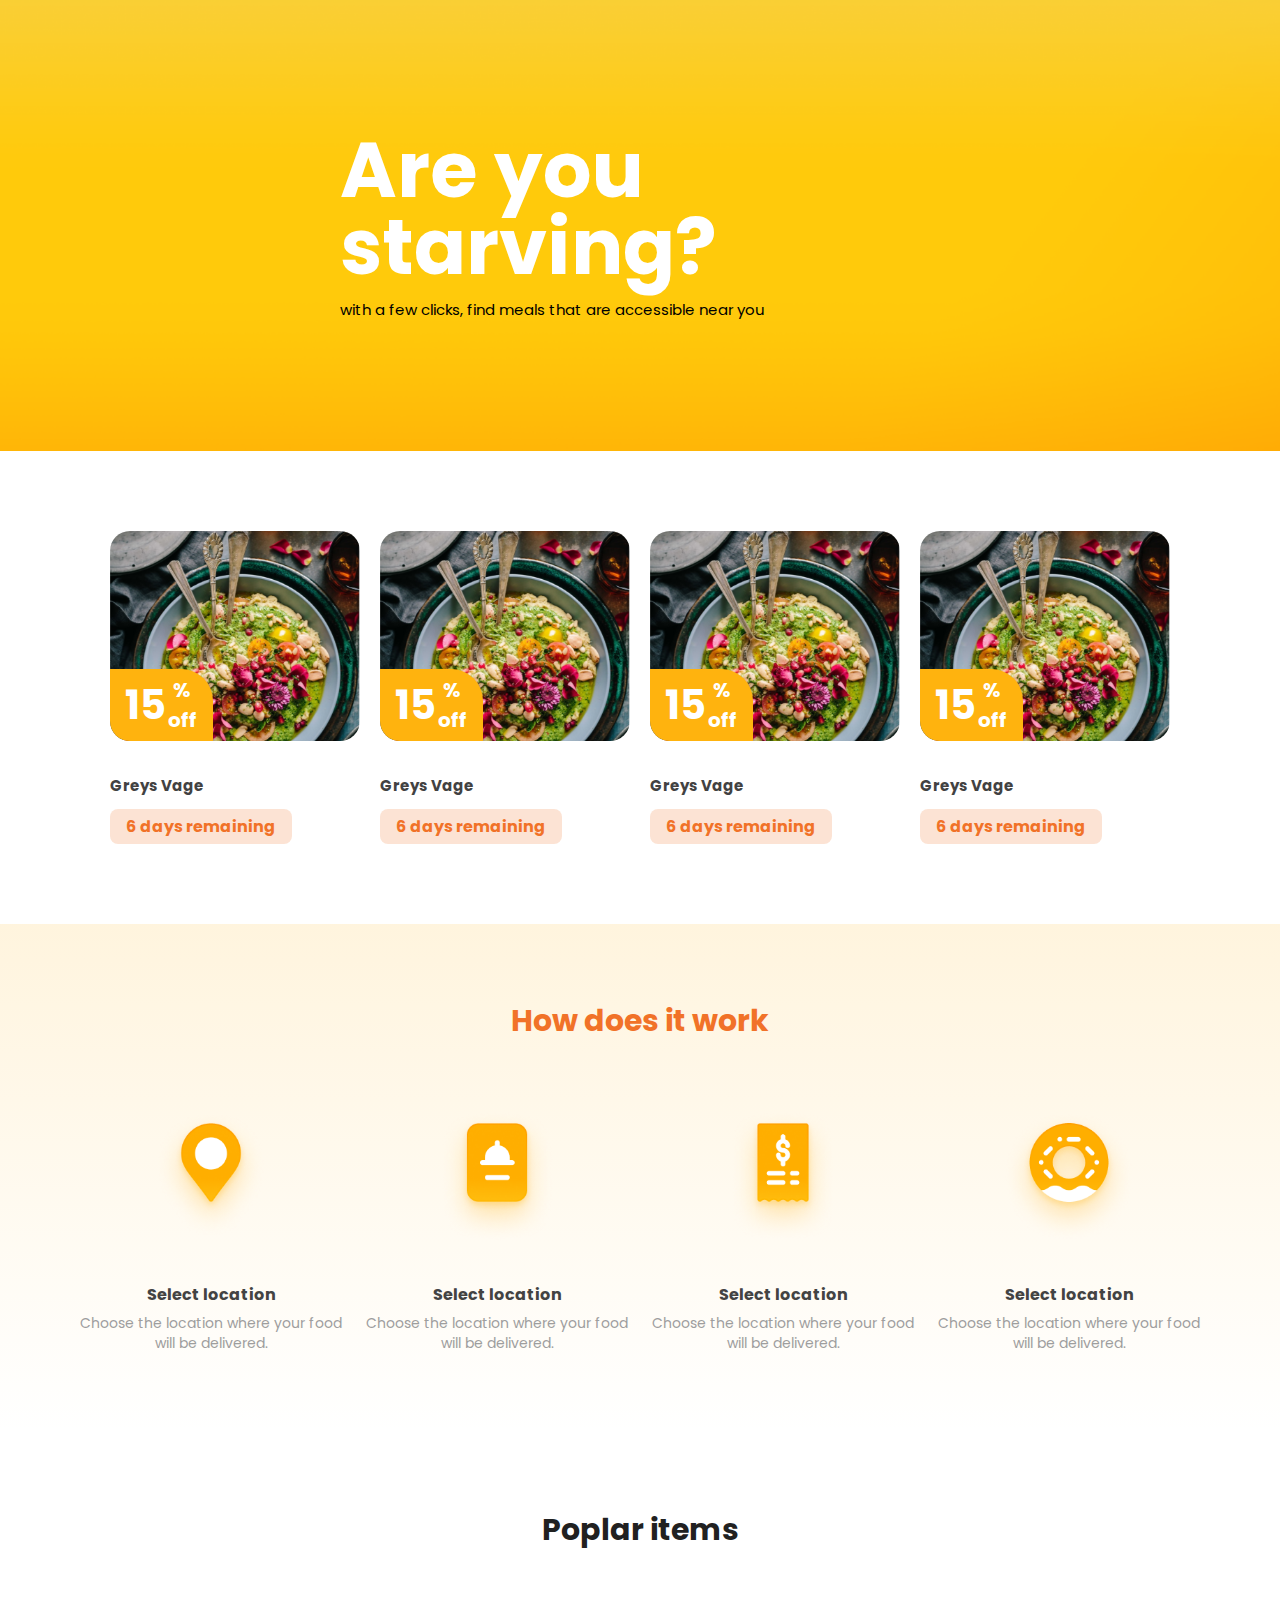
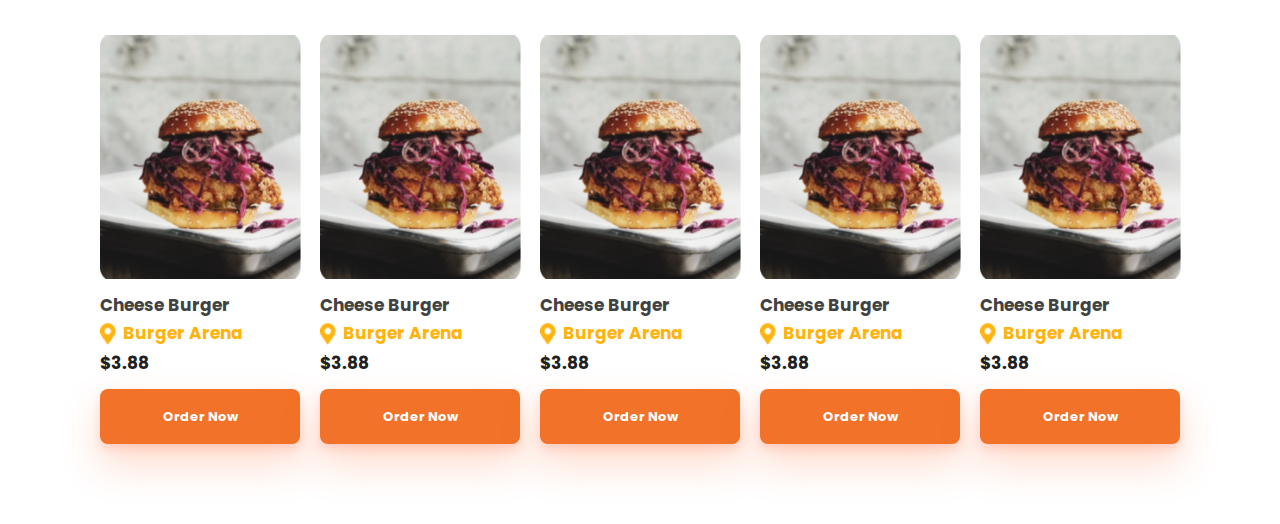
<file: index.html>
<!DOCTYPE html>
<html lang="en">
<head>
    <meta charset="UTF-8">
    <meta http-equiv="X-UA-Compatible" content="IE=edge">
    <meta name="viewport" content="width=device-width, initial-scale=1.0">
    <title>Burger website</title>
</head>
<link rel="stylesheet" href="./style.css">
<body>
    <!-- <nav class="navbar">

        <ul>
            <li class="logo">
                <svg xmlns="http://www.w3.org/2000/svg" width="20" height="30" viewBox="0 0 28 30" fill="none">
                <mask id="mask0_401_1245" style="mask-type:alpha" maskUnits="userSpaceOnUse" x="0" y="0" width="28" height="30">
                  <path d="M8.89428 26.3647C8.89428 28.366 7.27197 29.9883 5.27075 29.9883C3.26953 29.9883 1.64722 28.366 1.64722 26.3647C1.64722 24.3635 3.26953 22.7412 5.27075 22.7412C7.27197 22.7412 8.89428 24.3635 8.89428 26.3647Z" fill="#C4C4C4"/>
                  <path d="M26.3533 26.3647C26.3533 28.366 24.731 29.9883 22.7297 29.9883C20.7285 29.9883 19.1062 28.366 19.1062 26.3647C19.1062 24.3635 20.7285 22.7412 22.7297 22.7412C24.731 22.7412 26.3533 24.3635 26.3533 26.3647Z" fill="#C4C4C4"/>
                  <path fill-rule="evenodd" clip-rule="evenodd" d="M25.1913 23.7058C25.4382 23.9345 25.4094 24.3209 25.1508 24.5363C23.7802 25.6779 22.0174 26.3647 20.0941 26.3647H19.7649C19.401 26.3647 19.0998 26.0671 19.1652 25.7091C19.4737 24.0209 20.9522 22.7412 22.7296 22.7412C23.68 22.7412 24.545 23.1071 25.1913 23.7058ZM27.0987 22.1282C26.8986 22.5093 26.3844 22.543 26.0504 22.2717C25.144 21.5354 23.9883 21.0942 22.7296 21.0942C20.0414 21.0942 17.8233 23.1066 17.4996 25.7072C17.4547 26.0682 17.164 26.3647 16.8002 26.3647H11.2C10.8361 26.3647 10.5455 26.0682 10.5006 25.7072C10.1769 23.1066 7.95876 21.0942 5.27059 21.0942C4.0118 21.0942 2.85608 21.5354 1.94969 22.2718C1.61563 22.5431 1.10145 22.5094 0.901402 22.1283C0.325709 21.0317 0 19.7833 0 18.4588V16.8116C0 16.4478 0.294965 16.1528 0.658823 16.1528H27.3412C27.705 16.1528 28 16.4478 28 16.8116V18.4588C28 19.7832 27.6743 21.0316 27.0987 22.1282ZM28 13.8469C28 14.2108 27.705 14.5057 27.3412 14.5057H0.658824C0.294965 14.5057 0 14.2108 0 13.8469V9.89402C0 9.53016 0.294965 9.2352 0.658823 9.2352H27.3412C27.705 9.2352 28 9.53016 28 9.89402V13.8469ZM7.90588 0.0117188C3.883 0.0117188 0.561907 3.0164 0.0643695 6.904C0.0168356 7.27541 0.318678 7.58814 0.693122 7.58814H27.3069C27.6813 7.58814 27.9832 7.27541 27.9356 6.904C27.4381 3.0164 24.117 0.0117188 20.0941 0.0117188H7.90588ZM5.27059 22.7412C7.04795 22.7412 8.52644 24.0209 8.83496 25.7091C8.90037 26.0671 8.59914 26.3647 8.23528 26.3647H7.90588C5.98268 26.3647 4.21987 25.6779 2.84928 24.5364C2.59074 24.321 2.56193 23.9345 2.80878 23.7059C3.45509 23.1072 4.3201 22.7412 5.27059 22.7412Z" fill="#C4C4C4"/>
                </mask>
                <g mask="url(#mask0_401_1245)">
                  <rect x="-1.64722" y="-2.29419" width="33.6" height="10.8706" fill="url(#paint0_linear_401_1245)"/>
                  <rect x="-1.64722" y="15.4941" width="33.6" height="16.4706" fill="#FFA833"/>
                  <rect x="-1.64722" y="8.57642" width="33.6" height="7.24706" rx="3.62353" fill="#F17228"/>
                  <rect x="-23.0586" y="22.7412" width="31.9529" height="7.24706" fill="#F58D00"/>
                  <rect x="19.1062" y="22.7412" width="31.9529" height="7.24706" fill="#F58D00"/>
                  <ellipse cx="8.11249" cy="2.82316" rx="1" ry="0.5" transform="rotate(-20.8548 8.11249 2.82316)" fill="white"/>
                  <ellipse cx="14" cy="2.5" rx="1" ry="0.5" fill="white"/>
                  <ellipse cx="19.1176" cy="2.91225" rx="1" ry="0.5" transform="rotate(28.1155 19.1176 2.91225)" fill="white"/>
                </g>
                <defs>
                  <linearGradient id="paint0_linear_401_1245" x1="14.9999" y1="-0.500244" x2="14.9999" y2="16.9998" gradientUnits="userSpaceOnUse">
                    <stop stop-color="#FFD16D"/>
                    <stop offset="1" stop-color="#FF7A00"/>
                  </linearGradient>
                </defs>
                </svg>

                <div>
                    <span class="logo-text">food</span>
                    <span class="logo-text2">wagon</span>
                </div>
            </li>

            <li>
                <div class="locations">
                    <span class="location-text">Deliver to:</span>
                    <img src="./assets/map-marker-alt.png" alt="location">
                    <span class="location-text2">Current location </span>
                    <span class="location-text3">Babcock university</span>
                </div>
            </li>

            <li class="search-login">
        
                <div style="display: flex; align-items: center;justify-content: right; gap: 4px;">
                    <img src="./assets/Search.png" alt="search"class=search-logo>
                    <input class="search" type="text" name="search" id="search" placeholder="Search Food" style="width: 50%;">
                </div>

                <div class="login">
                    <img src="./assets//user.png" alt="user" class="user">
                    
                    <span class="login-text">Login</span>
                </div>
            
            </li>

        </ul>
    </nav> -->
<div class="middle">
    <div class="access">
        <div>
            <h2 class="access-heading">
                Are you starving?
            </h2>
            <h3 class="access-body">with a few clicks, find meals that are accessible near you</h3>
      </div>
      
       
      <!-- <div class="input-bar">

        <div class="content">
            <div class="inputs">
                <img src="./assets/bike.png" alt="bike" style="width: 20px; height: 13px;">
                <span class="content-data">Delivery</span>
            </div>

            <div class="inputs">
                <img src="./assets/pickup.png" alt="bike">
                <span class="content-data2">Pickup</span>
            </div>

        </div>

        <div class="content2">
            <div class="content2-input-location">
                <img src="./assets/location.png" alt="location">
                <input type="text" name="address" id="address" class="content2-input" placeholder="Enter your address">
            </div>
           
           <div class="content2-search">
             <span class="content2-text2"> <img src="./assets/white-search.png" alt="search" style="width: 13px; height: 13px;"> <span>Find Food</span></span>
           </div>

        </div>
     </div> -->

    </div>
    
    
    
</div>

<div class="carousel">
    <div class="carousel-content">
        <div class="items">
            <div class="food-image">
                <img src="./assets/food.png" alt="food" style="width: inherit; border-radius: 20px;">
                <div class="words">
                   <span class="numbers">15</span>
                   <div class="num-content">
                    <span style="text-align: center; width: 30px;">%</span>
                    <span style="text-align: center; width: 30px;">off</span>
                   </div>
                </div>

            </div>
            <div class="items-words">
                <span class="items-letter">Greys Vage</span>
                <span class="items-time">6 days remaining</span>
            </div>  
        </div>

<!-- second -->

        <div class="items">
            <div class="food-image">
                <img src="./assets/food.png" alt="food" style="width: inherit; border-radius: 20px;">
                <div class="words">
                   <span class="numbers">15</span>
                   <div class="num-content">
                    <span style="text-align: center; width: 30px;">%</span>
                    <span>off</span>
                   </div>
                </div>

            </div>
            <div class="items-words">
                <span class="items-letter">Greys Vage</span>
                <span class="items-time">6 days remaining</span>
            </div>  
        </div>

        <!-- third -->
        <div class="items">
            <div class="food-image">
                <img src="./assets/food.png" alt="food" style="width: inherit; border-radius: 20px;">
                <div class="words">
                   <span class="numbers">15</span>
                   <div class="num-content">
                    <span style="text-align: center; width: 30px;">%</span>
                    <span>off</span>
                   </div>
                </div>

            </div>
            <div class="items-words">
                <span class="items-letter">Greys Vage</span>
                <span class="items-time">6 days remaining</span>
            </div>  
        </div>

        <!-- third -->
        <div class="items">
            <div class="food-image">
                <img src="./assets/food.png" alt="food" style="width: inherit; border-radius: 20px;">
                <div class="words">
                   <span class="numbers">15</span>
                   <div class="num-content">
                    <span style="text-align: center; width: 30px;">%</span>
                    <span>off</span>
                   </div>
                </div>

            </div>
            <div class="items-words">
                <span class="items-letter">Greys Vage</span>
                <span class="items-time">6 days remaining</span>
            </div>  
        </div>

        
    </div>
</div>
<div class="info">
    <span class="info-info">How does it work</span>
    <div class="info-content">
        <div class="info-main">
            <div class="info-main-content">
                <div class="location-image">
                    <img src="./assets/Iconlocation.png" alt="" class="img-info">
                </div>
                <div class="info-main-d">
                    <span class="info-main-content-data">Select location</span>
                    <span class="info-main-content-data2">
                        Choose the location where your food will be delivered.
                    </span>
                </div>
               
            </div>

            <!-- second -->
            <div class="info-main-content">
                <div class="location-image">
                    <img src="./assets/menu 2.png" alt="" class="img-info">
                </div>
                <div class="info-main-d">
                    <span class="info-main-content-data">Select location</span>
                    <span class="info-main-content-data2">
                        Choose the location where your food will be delivered.
                    </span>
                </div>
               
            </div>

            <!-- second -->
            <div class="info-main-content">
                <div class="location-image">
                    <img src="./assets/Invoice.png" alt="" class="img-info">
                </div>
                <div class="info-main-d">
                    <span class="info-main-content-data">Select location</span>
                    <span class="info-main-content-data2">
                        Choose the location where your food will be delivered.
                    </span>
                </div>
               
            </div>

            <!-- second -->
            <div class="info-main-content">
                <div class="location-image">
                    <img src="./assets/donut 1.png" alt="" class="img-info">
                </div>
                <div class="info-main-d">
                    <span class="info-main-content-data">Select location</span>
                    <span class="info-main-content-data2">
                        Choose the location where your food will be delivered.
                    </span>
                </div>
               
            </div>


        </div>
    </div>
</div>

<div class="carousel2">

    <div class="carousel2-data">
        
        <span class="carousel2-heading">Poplar items</span>

        <div class="carousel2-menue">

            <div class="carousel2-menue-data">
                <img src="./assets/burgercar.png" alt="burger" style="width: 200.793px;">

                <div class="carousel2-menue-data-content">
                    <span class="data-c2">Cheese Burger</span>
                    <span class="data-c22"><img src="./assets/small location.png" alt="" style="width: 16px;"> Burger Arena</span>
                    <span class="data-c23"> $3.88</span>
                </div>
                <div class="carousel2-button">
                    Order Now
                </div>
                
            </div>

            <!-- second -->

            <div class="carousel2-menue-data">
                <img src="./assets/burgercar.png" alt="burger" style="width: 200.793px;">

                <div class="carousel2-menue-data-content">
                    <span class="data-c2">Cheese Burger</span>
                    <span class="data-c22"><img src="./assets/small location.png" alt="" style="width: 16px;"> Burger Arena</span>
                    <span class="data-c23"> $3.88</span>
                </div>
                <div class="carousel2-button">
                    Order Now
                </div>
                
            </div>

            <!-- third -->
            <div class="carousel2-menue-data">
                <img src="./assets/burgercar.png" alt="burger" style="width: 200.793px;">

                <div class="carousel2-menue-data-content">
                    <span class="data-c2">Cheese Burger</span>
                    <span class="data-c22"><img src="./assets/small location.png" alt="" style="width: 16px;"> Burger Arena</span>
                    <span class="data-c23"> $3.88</span>
                </div>
                <div class="carousel2-button">
                    Order Now
                </div>
                
            </div>

            <!-- fourth -->
            <div class="carousel2-menue-data">
                <img src="./assets/burgercar.png" alt="burger" style="width: 200.793px;">

                <div class="carousel2-menue-data-content">
                    <span class="data-c2">Cheese Burger</span>
                    <span class="data-c22"><img src="./assets/small location.png" alt="" style="width: 16px;"> Burger Arena</span>
                    <span class="data-c23"> $3.88</span>
                </div>
                <div class="carousel2-button">
                    Order Now
                </div>
                
            </div>

            <!-- fifth -->
            <div class="carousel2-menue-data">
                <img src="./assets/burgercar.png" alt="burger" style="width: 200.793px;">

                <div class="carousel2-menue-data-content">
                    <span class="data-c2">Cheese Burger</span>
                    <span class="data-c22"><img src="./assets/small location.png" alt="" style="width: 16px;"> Burger Arena</span>
                    <span class="data-c23"> $3.88</span>
                </div>
                <div class="carousel2-button">
                    Order Now
                </div>
                
            </div>

        </div>
        
    </div>
    

</div>
</body>
</html>
</file>
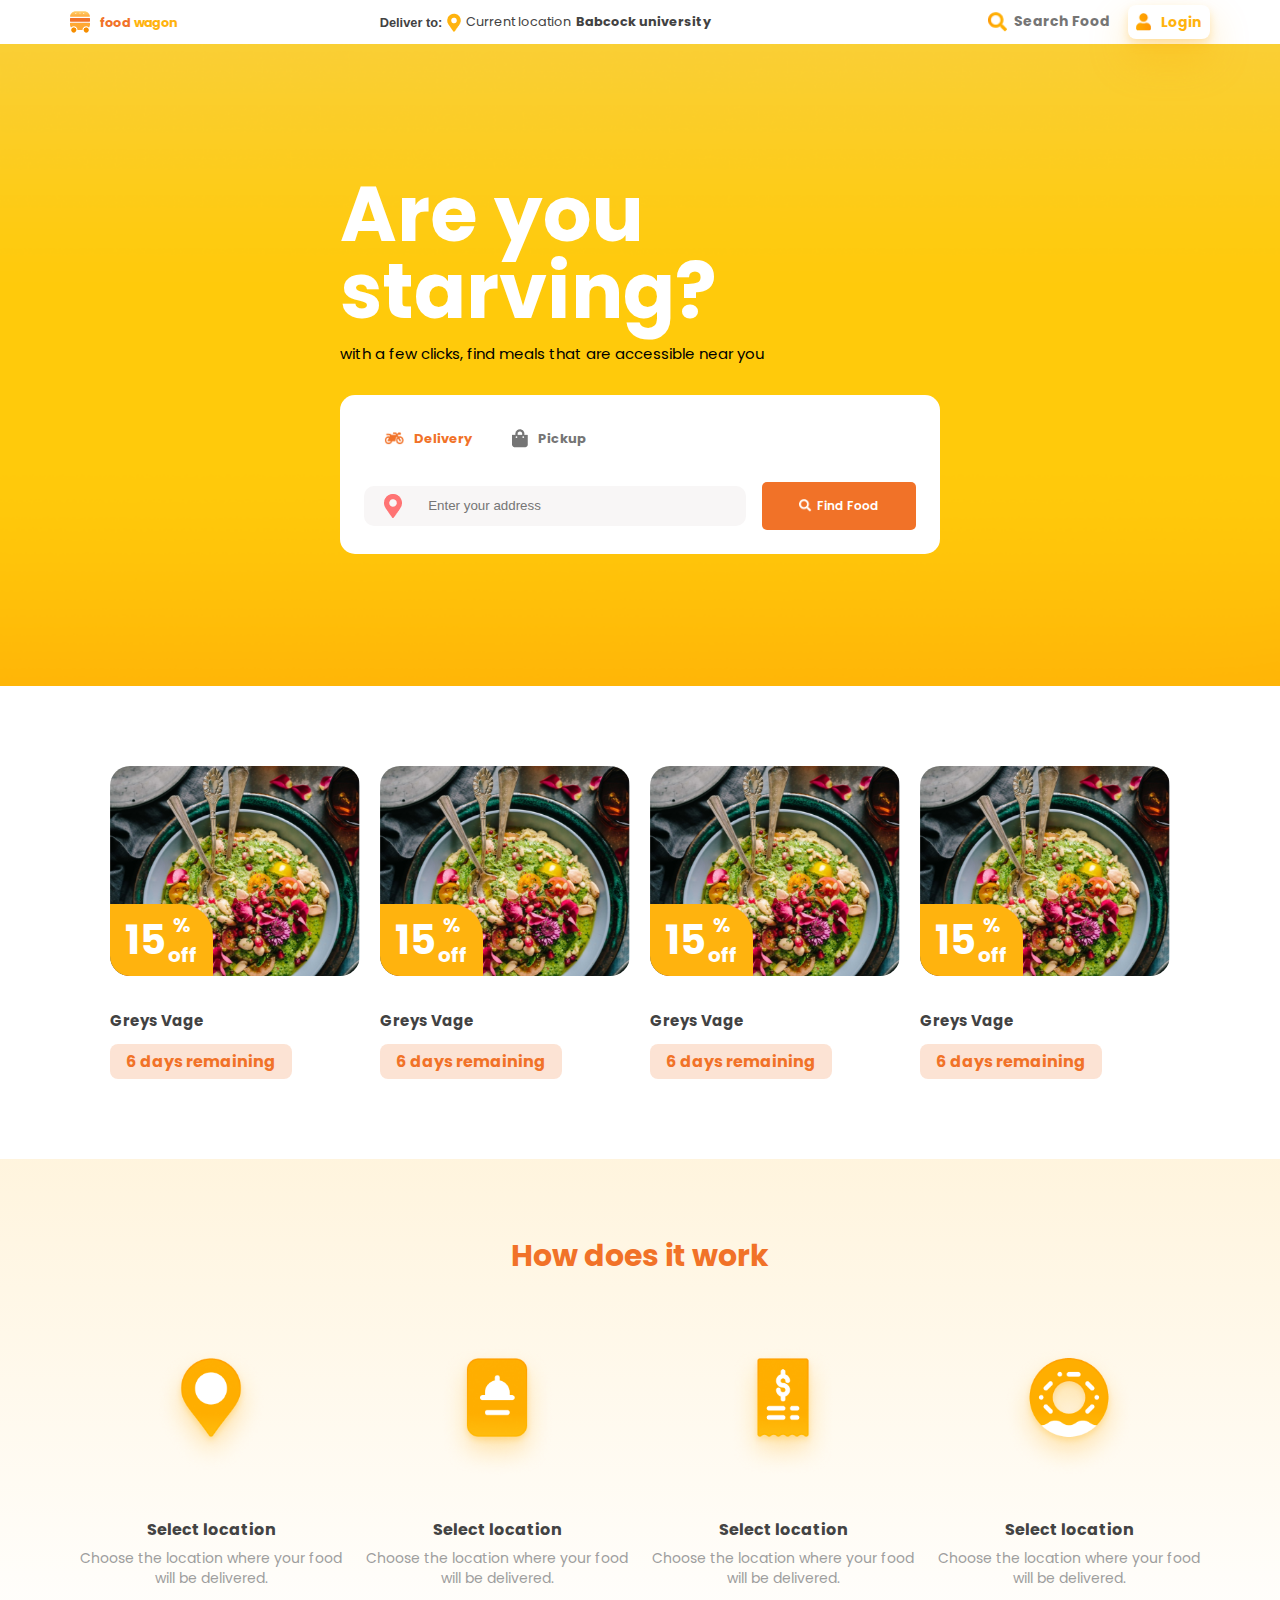
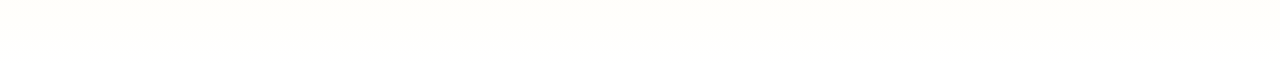
<file: foodwagon.html>
<!DOCTYPE html>
<html lang="en">
<head>
    <meta charset="UTF-8">
    <meta http-equiv="X-UA-Compatible" content="IE=edge">
    <meta name="viewport" content="width=device-width, initial-scale=1.0">
    <title>Burger website</title>
</head>
<link rel="stylesheet" href="./style.css">
<body>
    <nav class="navbar">

        <ul>
            <li class="logo">
                <svg xmlns="http://www.w3.org/2000/svg" width="20" height="30" viewBox="0 0 28 30" fill="none">
                <mask id="mask0_401_1245" style="mask-type:alpha" maskUnits="userSpaceOnUse" x="0" y="0" width="28" height="30">
                  <path d="M8.89428 26.3647C8.89428 28.366 7.27197 29.9883 5.27075 29.9883C3.26953 29.9883 1.64722 28.366 1.64722 26.3647C1.64722 24.3635 3.26953 22.7412 5.27075 22.7412C7.27197 22.7412 8.89428 24.3635 8.89428 26.3647Z" fill="#C4C4C4"/>
                  <path d="M26.3533 26.3647C26.3533 28.366 24.731 29.9883 22.7297 29.9883C20.7285 29.9883 19.1062 28.366 19.1062 26.3647C19.1062 24.3635 20.7285 22.7412 22.7297 22.7412C24.731 22.7412 26.3533 24.3635 26.3533 26.3647Z" fill="#C4C4C4"/>
                  <path fill-rule="evenodd" clip-rule="evenodd" d="M25.1913 23.7058C25.4382 23.9345 25.4094 24.3209 25.1508 24.5363C23.7802 25.6779 22.0174 26.3647 20.0941 26.3647H19.7649C19.401 26.3647 19.0998 26.0671 19.1652 25.7091C19.4737 24.0209 20.9522 22.7412 22.7296 22.7412C23.68 22.7412 24.545 23.1071 25.1913 23.7058ZM27.0987 22.1282C26.8986 22.5093 26.3844 22.543 26.0504 22.2717C25.144 21.5354 23.9883 21.0942 22.7296 21.0942C20.0414 21.0942 17.8233 23.1066 17.4996 25.7072C17.4547 26.0682 17.164 26.3647 16.8002 26.3647H11.2C10.8361 26.3647 10.5455 26.0682 10.5006 25.7072C10.1769 23.1066 7.95876 21.0942 5.27059 21.0942C4.0118 21.0942 2.85608 21.5354 1.94969 22.2718C1.61563 22.5431 1.10145 22.5094 0.901402 22.1283C0.325709 21.0317 0 19.7833 0 18.4588V16.8116C0 16.4478 0.294965 16.1528 0.658823 16.1528H27.3412C27.705 16.1528 28 16.4478 28 16.8116V18.4588C28 19.7832 27.6743 21.0316 27.0987 22.1282ZM28 13.8469C28 14.2108 27.705 14.5057 27.3412 14.5057H0.658824C0.294965 14.5057 0 14.2108 0 13.8469V9.89402C0 9.53016 0.294965 9.2352 0.658823 9.2352H27.3412C27.705 9.2352 28 9.53016 28 9.89402V13.8469ZM7.90588 0.0117188C3.883 0.0117188 0.561907 3.0164 0.0643695 6.904C0.0168356 7.27541 0.318678 7.58814 0.693122 7.58814H27.3069C27.6813 7.58814 27.9832 7.27541 27.9356 6.904C27.4381 3.0164 24.117 0.0117188 20.0941 0.0117188H7.90588ZM5.27059 22.7412C7.04795 22.7412 8.52644 24.0209 8.83496 25.7091C8.90037 26.0671 8.59914 26.3647 8.23528 26.3647H7.90588C5.98268 26.3647 4.21987 25.6779 2.84928 24.5364C2.59074 24.321 2.56193 23.9345 2.80878 23.7059C3.45509 23.1072 4.3201 22.7412 5.27059 22.7412Z" fill="#C4C4C4"/>
                </mask>
                <g mask="url(#mask0_401_1245)">
                  <rect x="-1.64722" y="-2.29419" width="33.6" height="10.8706" fill="url(#paint0_linear_401_1245)"/>
                  <rect x="-1.64722" y="15.4941" width="33.6" height="16.4706" fill="#FFA833"/>
                  <rect x="-1.64722" y="8.57642" width="33.6" height="7.24706" rx="3.62353" fill="#F17228"/>
                  <rect x="-23.0586" y="22.7412" width="31.9529" height="7.24706" fill="#F58D00"/>
                  <rect x="19.1062" y="22.7412" width="31.9529" height="7.24706" fill="#F58D00"/>
                  <ellipse cx="8.11249" cy="2.82316" rx="1" ry="0.5" transform="rotate(-20.8548 8.11249 2.82316)" fill="white"/>
                  <ellipse cx="14" cy="2.5" rx="1" ry="0.5" fill="white"/>
                  <ellipse cx="19.1176" cy="2.91225" rx="1" ry="0.5" transform="rotate(28.1155 19.1176 2.91225)" fill="white"/>
                </g>
                <defs>
                  <linearGradient id="paint0_linear_401_1245" x1="14.9999" y1="-0.500244" x2="14.9999" y2="16.9998" gradientUnits="userSpaceOnUse">
                    <stop stop-color="#FFD16D"/>
                    <stop offset="1" stop-color="#FF7A00"/>
                  </linearGradient>
                </defs>
                </svg>

                <div>
                    <span class="logo-text">food</span>
                    <span class="logo-text2">wagon</span>
                </div>
            </li>

            <li>
                <div class="locations">
                    <span class="location-text">Deliver to:</span>
                    <img src="./assets/map-marker-alt.png" alt="location">
                    <span class="location-text2">Current location </span>
                    <span class="location-text3">Babcock university</span>
                </div>
            </li>

            <li class="search-login">
        
                <div style="display: flex; align-items: center;justify-content: right; gap: 4px;">
                    <img src="./assets/Search.png" alt="search"class=search-logo>
                    <input class="search" type="text" name="search" id="search" placeholder="Search Food" style="width: 50%;">
                </div>

                <div class="login">
                    <img src="./assets//user.png" alt="user" class="user">
                    
                    <span class="login-text">Login</span>
                </div>
            
            </li>

        </ul>
    </nav>
<div class="middle">
    <div class="access">
        <div>
            <h2 class="access-heading">
                Are you starving?
            </h2>
            <h3 class="access-body">with a few clicks, find meals that are accessible near you</h3>
      </div>

      <div class="input-bar">

        <div class="content">
            <div class="inputs">
                <img src="./assets/bike.png" alt="bike" style="width: 20px; height: 13px;">
                <span class="content-data">Delivery</span>
            </div>

            <div class="inputs">
                <img src="./assets/pickup.png" alt="bike">
                <span class="content-data2">Pickup</span>
            </div>

        </div>

        <div class="content2">
            <div class="content2-input-location">
                <img src="./assets/location.png" alt="location">
                <input type="text" name="address" id="address" class="content2-input" placeholder="Enter your address">
            </div>
           
           <div class="content2-search">
             <span class="content2-text2"> <img src="./assets/white-search.png" alt="search" style="width: 13px; height: 13px;"> <span>Find Food</span></span>
           </div>

        </div>
     </div>

    </div>
    
</div>

<div class="carousel">
    <div class="carousel-content">
        <div class="items">
            <div class="food-image">
                <img src="./assets/food.png" alt="food" style="width: inherit; border-radius: 20px;">
                <div class="words">
                   <span class="numbers">15</span>
                   <div class="num-content">
                    <span style="text-align: center; width: 30px;">%</span>
                    <span>off</span>
                   </div>
                </div>

            </div>
            <div class="items-words">
                <span class="items-letter">Greys Vage</span>
                <span class="items-time">6 days remaining</span>
            </div>  
        </div>

<!-- second -->

        <div class="items">
            <div class="food-image">
                <img src="./assets/food.png" alt="food" style="width: inherit; border-radius: 20px;">
                <div class="words">
                   <span class="numbers">15</span>
                   <div class="num-content">
                    <span style="text-align: center; width: 30px;">%</span>
                    <span>off</span>
                   </div>
                </div>

            </div>
            <div class="items-words">
                <span class="items-letter">Greys Vage</span>
                <span class="items-time">6 days remaining</span>
            </div>  
        </div>

        <!-- third -->
        <div class="items">
            <div class="food-image">
                <img src="./assets/food.png" alt="food" style="width: inherit; border-radius: 20px;">
                <div class="words">
                   <span class="numbers">15</span>
                   <div class="num-content">
                    <span style="text-align: center; width: 30px;">%</span>
                    <span>off</span>
                   </div>
                </div>

            </div>
            <div class="items-words">
                <span class="items-letter">Greys Vage</span>
                <span class="items-time">6 days remaining</span>
            </div>  
        </div>

        <!-- third -->
        <div class="items">
            <div class="food-image">
                <img src="./assets/food.png" alt="food" style="width: inherit; border-radius: 20px;">
                <div class="words">
                   <span class="numbers">15</span>
                   <div class="num-content">
                    <span style="text-align: center; width: 30px;">%</span>
                    <span>off</span>
                   </div>
                </div>

            </div>
            <div class="items-words">
                <span class="items-letter">Greys Vage</span>
                <span class="items-time">6 days remaining</span>
            </div>  
        </div>

        
    </div>
</div>
<div class="info">
    <span class="info-info">How does it work</span>
    <div class="info-content">
        <div class="info-main">
            <div class="info-main-content">
                <div class="location-image">
                    <img src="./assets/Iconlocation.png" alt="" class="img-info">
                </div>
                <div class="info-main-d">
                    <span class="info-main-content-data">Select location</span>
                    <span class="info-main-content-data2">
                        Choose the location where your food will be delivered.
                    </span>
                </div>
               
            </div>

            <!-- second -->
            <div class="info-main-content">
                <div class="location-image">
                    <img src="./assets/menu 2.png" alt="" class="img-info">
                </div>
                <div class="info-main-d">
                    <span class="info-main-content-data">Select location</span>
                    <span class="info-main-content-data2">
                        Choose the location where your food will be delivered.
                    </span>
                </div>
               
            </div>

            <!-- second -->
            <div class="info-main-content">
                <div class="location-image">
                    <img src="./assets/Invoice.png" alt="" class="img-info">
                </div>
                <div class="info-main-d">
                    <span class="info-main-content-data">Select location</span>
                    <span class="info-main-content-data2">
                        Choose the location where your food will be delivered.
                    </span>
                </div>
               
            </div>

            <!-- second -->
            <div class="info-main-content">
                <div class="location-image">
                    <img src="./assets/donut 1.png" alt="" class="img-info">
                </div>
                <div class="info-main-d">
                    <span class="info-main-content-data">Select location</span>
                    <span class="info-main-content-data2">
                        Choose the location where your food will be delivered.
                    </span>
                </div>
               
            </div>


        </div>
    </div>
</div>
</body>
</html>
</file>
<file: style.css>
@import url('https://fonts.googleapis.com/css2?family=Poppins:wght@300;400;500;600;700&display=swap');

body{
    margin: 0;
    padding: 0;
    box-sizing: border-box;
}

.navbar{

    background-color: #FFFF;
    padding: 5px 70px;   
}

.navbar ul{
    display: flex;
    justify-content: space-between;
    align-items: center;
    margin-block-start: 0em;
    margin-block-end: 0em;
    padding-inline-start: 0px;
    
}

.logo-text{
    
    color:#F17228;
    font-family: 'Poppins', sans-serif;
    font-size: 1vw;
    font-style: normal;
    font-weight: 700;
    line-height: 120%;
    letter-spacing: -0.778px;
}

.logo-text2{
    
    color:#FFB30E;
    font-family: 'Poppins', sans-serif;
    font-size: 1vw;
    font-style: normal;
    font-weight: 700;
    line-height: 120%;
    letter-spacing: -0.778px;
}

.logo{
    display: flex;
    align-items: center;
    gap: 10px;
 }
 
li{
    list-style: none;
}

.locations{
    display: flex;
    gap: 5px;
    align-items: center;
}

.location-text{
    font-family: sans-serif;
    text-align: center;
    color: #424242;
    text-align: center;
    font-size: 1vw;
    font-style: normal;
    font-weight: 700;
    }

.location-text2{
    color: #424242;
    font-family: 'Poppins';
   font-size: 1vw;
    font-style: normal;
    text-align: center;
    }

.location-text3{
    color: #424242;
    font-family: 'Poppins';
    font-size: 1vw;
    font-style: normal;
    font-weight: 700;
    line-height: 140%;
}
.search-login{
    display: flex;
    align-items: center;
    gap: 10px;
}

.search{
    border: none;
    width: inherit;
}

.search:focus{
    outline: none;
}
.search-logo{
    width: 10%;
    height: 10%;
}

.search::placeholder{
    font-family: 'Poppins';
    font-size: 14px;
    font-style: normal;
    font-weight: 700;
    line-height: 100%;
}

.login{
    display: flex;
    justify-content: center;
    align-items: center;
    gap:10px;
    padding: 8px 8px;
    border-radius: 8px;
    box-shadow: 0px 20px 40px 0px rgba(255, 174, 0, 0.29), 0px 5px 10px 0px rgba(255, 174, 0, 0.26);
}

.user{
    width: 15px;
    height: 18px;
}

.login-text{
    color: #FFB30E;
    font-family: 'Poppins';
    font-size: 14px;
    font-style: normal;
    font-weight: 700;
    line-height: 100%;
}
.middle{
   
    background: url(./assets/blankimage.png),  lightgray 0.717px -41.026px / 100% 106.613% no-repeat;
    background-size: cover;
    
   

}

.access{
    padding: 132px 105px;
    margin: 0 auto;
    display: flex;
    max-width: 600px;
    flex-direction: column;
    align-items: flex-start;
    gap: 32px;
}
.access-heading{
    margin: 0;
    padding: 0;
    font-family: 'Poppins' ;
    font-size: 6vw;
    font-style: normal;
    font-weight: 700;
    line-height: 100%;
    color: #FFFFFF;
}

.access-body{
    margin-bottom: 0;
    padding: 0;
    font-family: 'Poppins' ;
    font-size: 15px;
    font-style: normal;
    font-weight: 400;
    line-height: 120%;
}
.input-bar{
 width: 100%;
 background-color: #FFFFFF;
 border-radius: 15px;
}

.content{
    padding: 24px;
    display: flex;
    justify-content: left;
    align-items: center;
}
.inputs{
    padding: 10px 20px;
    display: flex;
    align-items: center;
    justify-content: center;
    gap: 10px;
}

.content-data{
    color: #F17228;
    font-family: 'Poppins' ;
    font-size: 13px;
    font-style: normal;
    font-weight: 700;
    line-height: 100%;
}

.content-data2{
    color: #757575;
    font-family: 'Poppins' ;
    font-size: 13px;
    font-style: normal;
    font-weight: 700;
    line-height: 100%;
}

.content2{
    padding:0px 24px 24px 24px;
    display: flex;
    align-items: center;
    gap: 16px;

}
.content2-input-location{
    padding:5px;
    width: 75%;
    display: flex;
    gap: 10px;
    align-items: center;
    justify-content: center;
    background-color: rgb(248, 246, 246);
    border-radius: 10px;
}
.content2-input{
    padding: 7px 0px 8px 16px;
    width: 80%;
    border-radius: 5px;
    border: none;
    background-color: rgb(248, 246, 246);
}

.content2-search{
    width: 25%;
    background-color: #F17228;
    border-radius: 5px;
    padding: 15px;
    align-items: center;
    gap: 10px;
   
}
.content2-text2{
    display: flex;
    align-items: center;
    gap: 5px;
    justify-content: center;
    color: white;
    font-size: 12px;
    font-weight: 600;
    
}

.content2-text2 span{
    font-family: 'Poppins';
}


.carousel-content{
    display: flex;
    flex-wrap: wrap;
    align-items: center;
    justify-content: center;
    gap: 20px;
    flex-shrink: 0;
    margin: 80px 0px;
    
}

.items{
    width: 250px;
    display: flex;
    flex-direction: column;
    align-items: flex-start;
    gap: 32px;
}
.food-image{
    width: 250px;
    flex-shrink: 0;
    position: relative;
}
.words{
    display:flex;
    justify-content: center;
    align-items: center;
    padding: 6px 20px;
    border-radius: 0px 32px 0px 20px;
    background: #FFB30E;
    width: 25%;
    position: absolute;
    bottom: 4px;
    left: 0px;
}

.numbers{
    font-family: 'Poppins';
    color: #FFFFFF;
    font-size: 40px;
    font-style: normal;
    font-weight: 700;
    line-height: 106%;
}
.num-content{
    color: #FFFFFF;
    margin: 0px;
    display: flex;
    flex-direction: column;
    gap: 0px;
    align-items: center;
    justify-content: center;
    font-family: 'Poppins';
    font-size: 20px;
    font-style: normal;
    font-weight: 700;
    
}
.items-words{
    display: flex;
    flex-direction: column;
    align-items: flex-start;
    gap: 14px;
}

.items-letter{
    color: var(--theme-gray-800, #424242);
    font-family: 'Poppins' ;
    font-size: 15px;
    font-style: normal;
    font-weight: 700;
    line-height: 120%;
}

.items-time{
    display: flex;
    padding: 8px 16px;
    align-items: flex-start;
    gap: 10px;
    border-radius: 8px;
    background: rgba(241, 114, 40, 0.20);
    color: var(--theme-warning, #F17228);
    font-family: 'Poppins' ;
    font-size: 16px;
    font-style: normal;
    font-weight: 700;
    line-height: 120%;
}

.info{
    padding: 80px 0px;
    text-align: center;
    font-family: 'Poppins' ;
    background: linear-gradient(180deg, rgba(255, 206, 103, 0.22) 0%, rgba(253, 237, 202, 0.00) 100%);
}

.info-info{
    color: #F17228;
    font-size: 30px;
    font-style: normal;
    font-weight: 700;
    line-height: 112%;
}
.info-content{
    margin-top: 71px;
}

.info-main{
    margin: 0 auto;
    display: flex;
    gap: 1em;
    flex-wrap: wrap;
    justify-content: center;
    align-items: center;
}

.info-main-content{
    display: flex;
    flex-direction: column;
    justify-content: center;
    align-items: center;
    gap: 41px;
    width: 270px;

}
.location-image{
    display: flex;
    justify-content: center;
    align-items: center;
}
.img-info{
    width: 70%;
}
.info-main-d{
    display: flex;
    flex-direction: column;
    align-items: center;
    gap: 10px;
}

.info-main-content-data{
    text-align: center;
    color: #434343;
    text-align: center;
    font-family: 'Poppins' ;
    font-size: 16px;
    font-style: normal;
    font-weight: 700;
    line-height: 120%;
}

.info-main-content-data2{
    color: var(--theme-gray-500, #9E9E9E);
    text-align: center;
    font-family: 'Poppins';
    font-size: 14px;
    font-style: normal;
    font-weight: 400;
    line-height: 140%;
}

.carousel2-data{
    display: inline-flex;
    flex-direction: column;
    align-items: center;
    gap: 88px;
}

.carousel2{
    margin: 80px 0px;
    color:  #212121;
    text-align: center;
    font-family: 'Poppins' ;
    font-size: 30px;
    font-style: normal;
    font-weight: 700;
    line-height: 112%
}
.carousel2-heading{
    font-weight: bold;
}

.carousel2-menue{
    display: flex;
    flex-wrap: wrap;
    justify-content: center;
    align-items: center;
    gap: 20px;
}

.carousel2-menue-data{
    display: flex;
    width: 200px;
    flex-direction: column;
    justify-content: center;
    align-items: flex-start;
    gap: 16px;
    
}

.carousel2-menue-data-content{
    display: flex;
    flex-direction: column;
    gap: 8px;
    align-items: flex-start;
    align-self: stretch;
}
.data-c2{
    color: #424242;
    font-family: 'Poppins' ;
    font-size: 17px;
    font-style: normal;
    font-weight: 700;
    line-height: 120%;
}

.data-c22{
    color:  #FFB30E;
    font-family: 'Poppins' ;
    font-size: 17px;
    font-style: normal;
    font-weight: 700;
    line-height: 120%;
    display: flex;
    justify-content: center;
    gap: 7px;
}

.data-c23{
    color: var(--theme-gray-900, #212121);
    font-family: 'Poppins' ;
    font-size: 17px;
    font-style: normal;
    font-weight: 700;
    line-height: 120%;
}

.carousel2-button{
    
    display: flex;
    padding: 21px 48px;
    justify-content: center;
    align-items: center;
    gap: 10px;
    align-self: stretch;
    border-radius: 8px;
    background:  #F17228;
    color: #FFF;
    text-align: center;
    font-family: 'Poppins' ;
    font-size: 13px;
    font-style: normal;
    font-weight: 700;
    line-height: 100%;
    box-shadow: 0px 20px 40px 0px rgba(250, 99, 35, 0.24), 0px 5px 10px 0px rgba(253, 114, 92, 0.22);
}
</file>
